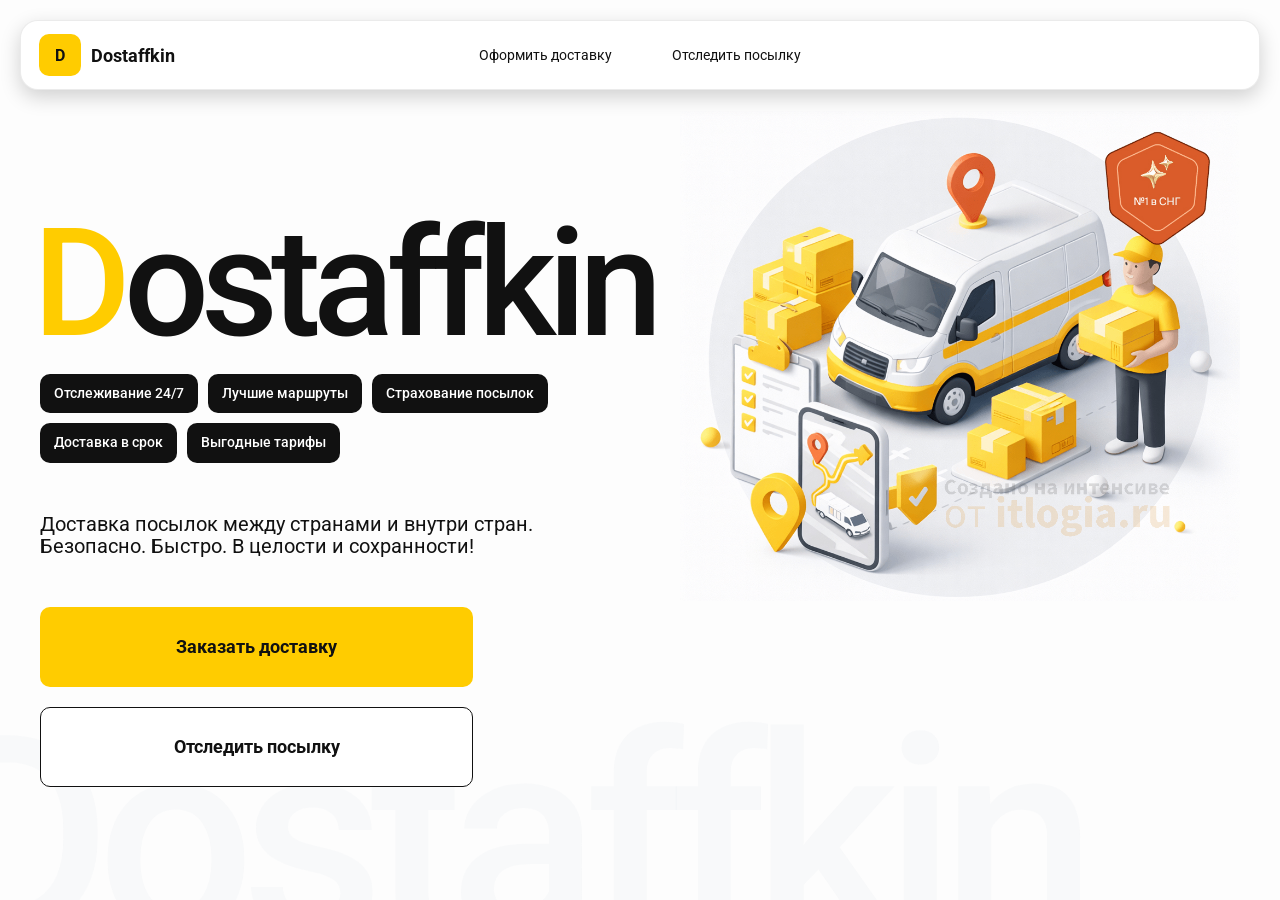
<file: index.html>
<!doctype html>
<html lang="ru">

<head>
    <meta charset="utf-8" />
    <meta name="viewport" content="width=device-width,initial-scale=1,maximum-scale=1,user-scalable=0" />
    <title>Dostaffkin — Доставка посылок между странами и внутри стран. Безопасно. Быстро. В целости и сохранности!
    </title>
    <link rel="stylesheet" href="styles/base.css" />
    <link rel="stylesheet" href="styles/base_adaptive.css" />
    <link rel="stylesheet" href="styles/index.css" />
    <link rel="stylesheet" href="styles/index_adaptive.css" />
</head>

<body>
    <div class="container">
        <header class="header">
            <a class="header-brand" href="#">
                <div class="header-logo">D</div>
                <div class="header-title">Dostaffkin</div>
            </a>
            <nav class="header-menu">
                <a class="header-link" href="./order.html">Оформить <span>доставку</span></a>
                <a class="header-link" href="./track.html">Отследить <span>посылку</span></a>
            </nav>
        </header>
        <main class="main">
            <section class="main-info">
                <div class="main-title">
                    <span>D</span>ostaffkin
                </div>
                <div class="main-features">
                    <div class="main-feature">Отслеживание 24/7</div>
                    <div class="main-feature">Лучшие маршруты</div>
                    <div class="main-feature">Страхование посылок</div>
                    <div class="main-feature">Доставка в срок</div>
                    <div class="main-feature">Выгодные тарифы</div>
                </div>
                <div class="main-description">
                    Доставка посылок между странами и внутри стран.
                    Безопасно. Быстро. В целости и сохранности!
                </div>
                <div class="main-actions">
                    <a class="button" type="button" href="./order.html">Заказать доставку</a>
                    <a class="button button-white" type="button" href="./track.html">Отследить посылку</a>
                </div>
            </section>
            <div class="main-title-ghost">Dostaffkin</div>
            <section class="main-image">
                <img src="images/main-image.jpg" alt="Main image" />
            </section>
        </main>

    </div>
</body>

</html>
</file>
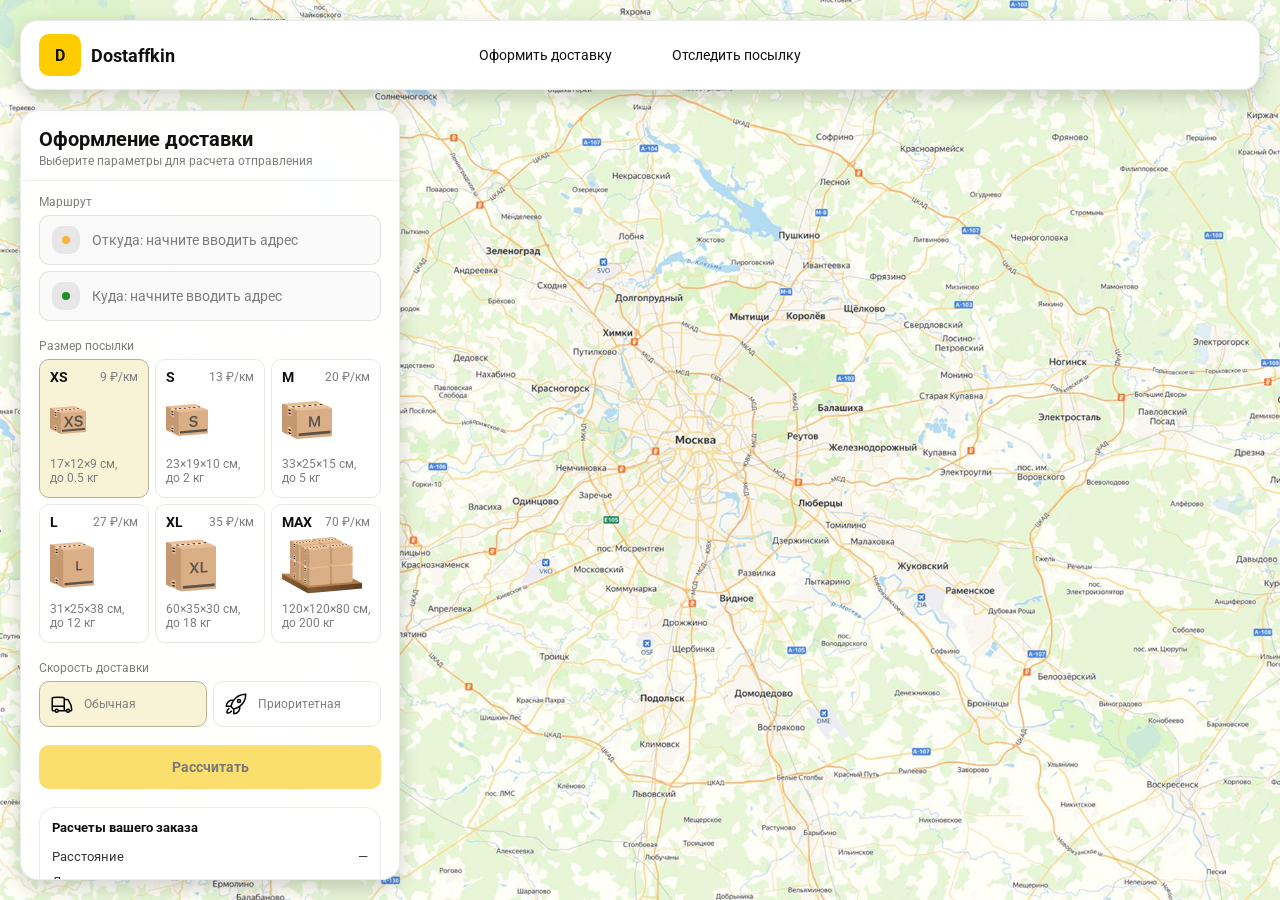
<file: order.html>
<!doctype html>
<html lang="ru">

<head>
    <meta charset="utf-8" />
    <meta name="viewport" content="width=device-width,initial-scale=1,maximum-scale=1,user-scalable=0" />
    <title>Оформление доставки</title>
    <link rel="stylesheet" href="styles/base.css" />
    <link rel="stylesheet" href="styles/base_adaptive.css" />
    <link rel="stylesheet" href="styles/order.css" />
    <link rel="stylesheet" href="styles/order_adaptive.css" />
</head>

<body>
    <div id="map"></div>

    <header class="header">
        <a class="header-brand" href="./index.html">
            <div class="header-logo">D</div>
            <div class="header-title">Dostaffkin</div>
        </a>
        <nav class="header-menu">
            <a class="header-link" href="#">Оформить <span>доставку</span></a>
            <a class="header-link" href="./track.html">Отследить <span>посылку</span></a>
        </nav>
    </header>

    <aside class="main" id="sidebar">
        <div class="main-header">
            <div class="main-title">Оформление доставки</div>
            <div class="main-text">Выберите параметры для расчета отправления</div>
        </div>
        <div class="main-content">
            <div class="main-route">
                <div class="main-block-title">Маршрут</div>
                <div class="main-fields">
                    <div class="main-field" id="fromField">
                        <div class="main-pin"></div>
                        <input id="from" placeholder="Откуда: начните вводить адрес" autocomplete="off" />
                        <div class="main-ac" id="fromAc" role="listbox" aria-label="Подсказки адресов"></div>
                    </div>
                    <div class="main-field" id="toField">
                        <div class="main-pin"></div>
                        <input id="to" placeholder="Куда: начните вводить адрес" autocomplete="off" />
                        <div class="main-ac" id="toAc" role="listbox" aria-label="Подсказки адресов"></div>
                    </div>
                </div>
            </div>
            <div class="main-package">
                <div class="main-block-title">Размер посылки</div>

                <div class="main-sizes">
                    <div class="main-size-card is-active" data-value="xs">
                        <div class="main-size-top">
                            <div class="main-size-label">XS</div>
                            <div class="main-size-rate">9 ₽/км</div>
                        </div>
                        <div class="main-size-media">
                            <img src="images/sizes/xs.png" alt="Короб XS" />
                        </div>
                        <div class="main-size-description">17×12×9 см,<br>до 0.5 кг</div>
                    </div>

                    <div class="main-size-card" data-value="s">
                        <div class="main-size-top">
                            <div class="main-size-label">S</div>
                            <div class="main-size-rate">13 ₽/км</div>
                        </div>
                        <div class="main-size-media">
                            <img src="images/sizes/s.png" alt="Короб S" />
                        </div>
                        <div class="main-size-description">23×19×10 см,<br>до 2 кг</div>
                    </div>

                    <div class="main-size-card" data-value="m">
                        <div class="main-size-top">
                            <div class="main-size-label">M</div>
                            <div class="main-size-rate">20 ₽/км</div>
                        </div>
                        <div class="main-size-media">
                            <img src="images/sizes/m.png" alt="Короб M" />
                        </div>
                        <div class="main-size-description">33×25×15 см,<br>до 5 кг</div>
                    </div>

                    <div class="main-size-card" data-value="l">
                        <div class="main-size-top">
                            <div class="main-size-label">L</div>
                            <div class="main-size-rate">27 ₽/км</div>
                        </div>
                        <div class="main-size-media">
                            <img src="images/sizes/l.png" alt="Короб L" />
                        </div>
                        <div class="main-size-description">31×25×38 см,<br>до 12 кг</div>
                    </div>

                    <div class="main-size-card" data-value="xl">
                        <div class="main-size-top">
                            <div class="main-size-label">XL</div>
                            <div class="main-size-rate">35 ₽/км</div>
                        </div>
                        <div class="main-size-media">
                            <img src="images/sizes/xl.png" alt="Короб XL" />
                        </div>
                        <div class="main-size-description">60×35×30 см,<br>до 18 кг</div>
                    </div>

                    <div class="main-size-card" data-value="max">
                        <div class="main-size-top">
                            <div class="main-size-label">MAX</div>
                            <div class="main-size-rate">70 ₽/км</div>
                        </div>
                        <div class="main-size-media main-size-media-palleta">
                            <img src="images/sizes/max.png" alt="Паллета" />
                        </div>
                        <div class="main-size-description">120×120×80 см,<br>до 200 кг</div>
                    </div>
                </div>
            </div>
            <div class="main-speed">
                <div class="main-block-title">Скорость доставки</div>

                <div class="main-speeds">
                    <div class="main-speed-card is-active" data-value="regular">
                        <img class="main-speed-media" src="images/icons/regular.svg" alt="Regular" />
                        <div class="main-speed-description">Обычная</div>
                    </div>
                    <div class="main-speed-card" data-value="fast">
                        <img class="main-speed-media" src="images/icons/fast.svg" alt="Fast" />
                        <div class="main-speed-description">Приоритетная</div>
                    </div>

                </div>
            </div>
            <div class="main-calculate-block">
                <button id="calc" class="button calculate-button" type="button" disabled>Рассчитать</button>
            </div>
            <div class="main-result" id="result">
                <div class="main-result-title">Расчеты вашего заказа</div>
                <div class="main-result-lines">
                    <div class="main-result-line"><span>Расстояние</span><span id="distanceValue">—</span></div>
                    <div class="main-result-line"><span>Доставим через</span><span id="durationValue">—</span></div>
                    <div class="main-result-line"><span>Тариф</span><span id="rateValue">—</span></div>
                </div>
                <div class="main-price">
                    <div class="main-price-label">Итого</div>
                    <div class="main-price-value" id="totalValue">—</div>
                </div>
            </div>
            <div class="main-order-box">
                <div class="main-order-form" id="orderForm">
                    <div class="main-order-title">Оформление доставки</div>
                    <div class="main-block-info-row">
                        <div class="main-block-title">Контакты</div>
                        <div class="order-fields">
                            <div class="main-field">
                                <input id="customerName" placeholder="Ваше имя" autocomplete="off" />
                            </div>
                            <div class="main-field">
                                <input id="customerPhone" placeholder="Ваш телефон" autocomplete="off"
                                    inputmode="tel" />
                            </div>
                        </div>
                    </div>
                    <div class="main-block-info-row extra-info">
                        <div class="main-block-title">Дополнительная информация</div>
                        <div class="main-field textarea">
                            <textarea id="comment" placeholder="Детали доставки и комментарии"></textarea>
                        </div>
                    </div>
                    <button id="submit" class="button main-submit-request" type="button" disabled>Отправить
                        заявку
                    </button>
                </div>

                <div class="main-order-success" id="orderSuccess">
                    <div class="main-success-icon">✓</div>
                    <div class="main-success-title">Заявка отправлена!</div>
                    <div class="main-success-title">Номер отправления – <span id="orderId"></span></div>
                    <div class="main-success-subtitle">Мы скоро свяжемся с вами</div>
                </div>
            </div>

        </div>
    </aside>

</body>

</html>
</file>
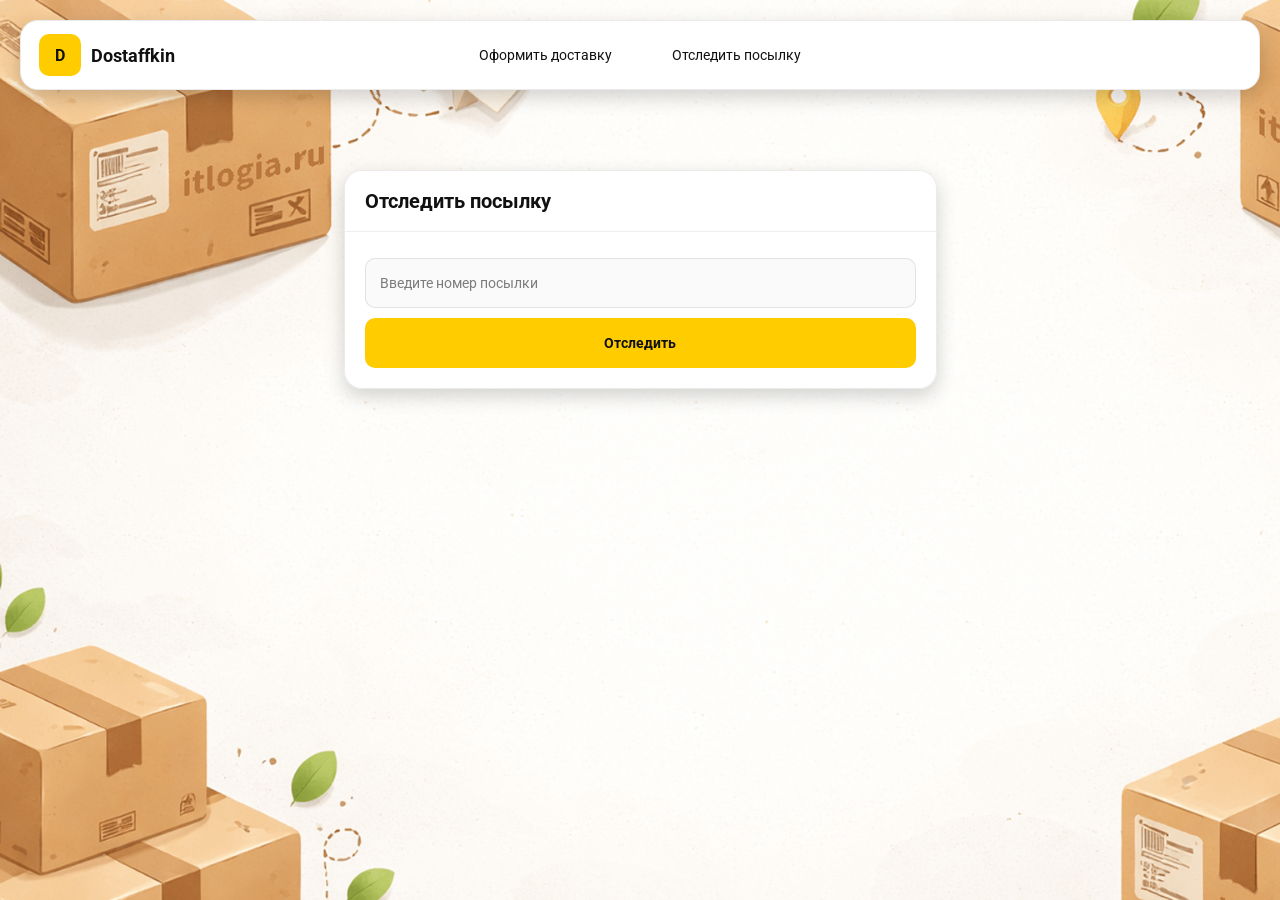
<file: track.html>
<!doctype html>
<html lang="ru">

<head>
    <meta charset="utf-8" />
    <meta name="viewport" content="width=device-width,initial-scale=1,maximum-scale=1,user-scalable=0" />
    <title>Отследить посылку</title>
    <link rel="stylesheet" href="styles/base.css" />
    <link rel="stylesheet" href="styles/base_adaptive.css" />

    <link rel="stylesheet" href="styles/track.css" />
    <link rel="stylesheet" href="styles/track_adaptive.css" />
</head>

<body>
    <div class="container">
        <header class="header">
            <a class="header-brand" href="./index.html">
                <div class="header-logo">D</div>
                <div class="header-title">Dostaffkin</div>
            </a>
            <nav class="header-menu">
                <a class="header-link" href="./order.html">Оформить <span>доставку</span></a>
                <a class="header-link" href="#">Отследить <span>посылку</span></a>
            </nav>
        </header>
        <main class="track-content">
            <section class="track-card track-search">
                <div class="track-title">Отследить посылку</div>
                <div class="track-action">
                    <div class="main-field track-field">
                        <input id="trackNumber" placeholder="Введите номер посылки" autocomplete="off" />
                    </div>
                    <button id="trackButton" class="button track-button" type="button">Отследить</button>
                </div>
            </section>
            <section class="track-card track-result" id="trackResult">
                <div class="track-result-header">
                    <div class="track-id" id="trackIdValue"></div>
                    <div class="track-routes">
                        <div class="track-route">
                            <div class="track-route-pin">
                                <svg xmlns="http://www.w3.org/2000/svg" fill="none" viewBox="0 0 24 24"
                                    stroke-width="1.5" stroke="orange" class="size-6">
                                    <path stroke-linecap="round" stroke-linejoin="round"
                                        d="M15 10.5a3 3 0 1 1-6 0 3 3 0 0 1 6 0Z" />
                                    <path stroke-linecap="round" stroke-linejoin="round"
                                        d="M19.5 10.5c0 7.142-7.5 11.25-7.5 11.25S4.5 17.642 4.5 10.5a7.5 7.5 0 1 1 15 0Z" />
                                </svg>
                            </div>
                            <div class="track-route-address" id="trackFromValue">
                                Откуда: Москва, улица Арбат, 1
                            </div>
                        </div>
                        <div class="track-route track-route-arrow">
                            <svg xmlns="http://www.w3.org/2000/svg" fill="none" viewBox="0 0 24 24" stroke-width="1.5"
                                stroke="currentColor" class="size-6">
                                <path stroke-linecap="round" stroke-linejoin="round"
                                    d="M19.5 13.5 12 21m0 0-7.5-7.5M12 21V3" />
                            </svg>
                        </div>
                        <div class="track-route">
                            <div class="track-route-pin">
                                <svg xmlns="http://www.w3.org/2000/svg" fill="none" viewBox="0 0 24 24"
                                    stroke-width="1.5" stroke="green" class="size-6">
                                    <path stroke-linecap="round" stroke-linejoin="round"
                                        d="M15 10.5a3 3 0 1 1-6 0 3 3 0 0 1 6 0Z" />
                                    <path stroke-linecap="round" stroke-linejoin="round"
                                        d="M19.5 10.5c0 7.142-7.5 11.25-7.5 11.25S4.5 17.642 4.5 10.5a7.5 7.5 0 1 1 15 0Z" />
                                </svg>
                            </div>
                            <div class="track-route-address" id="trackToValue">
                                Куда: Минск, проспект Независимости, 58
                            </div>
                        </div>
                    </div>
                </div>
                <div class="track-info">
                    <div class="track-status-title">Статус данной посылки:</div>
                    <div class="track-status-list" id="trackStatusList">


                        <div class="track-status created">
                            <img src="images/icons/created.svg" class="track-status-icon" alt="Created">
                            <div class="track-status-text">
                                <div class="track-status-text-state">Создан</div>
                                <div class="track-status-text-date">10.01.2026</div>
                            </div>
                        </div>

                        <div class="track-status in-way">
                            <img src="images/icons/in-way.svg" class="track-status-icon" alt="In way">
                            <div class="track-status-text">
                                <div class="track-status-text-state">В пути: Москва</div>
                                <div class="track-status-text-date">18.01.2026</div>
                            </div>
                        </div>

                        <div class="track-status ready">
                            <img src="images/icons/ready.svg" class="track-status-icon" alt="Ready">
                            <div class="track-status-text">
                                <div class="track-status-text-state">Готов к выдаче</div>
                                <div class="track-status-text-date">25.01.2026</div>
                            </div>
                        </div>

                        <div class="track-status done">
                            <img src="images/icons/done.svg" class="track-status-icon" alt="Done">
                            <div class="track-status-text">
                                <div class="track-status-text-state">Вручен</div>
                                <div class="track-status-text-date">27.01.2026</div>
                            </div>
                        </div>

                    </div>
                </div>
            </section>




        </main>
    </div>

</body>

</html>
</file>
<file: styles/base.css>
*,
*::before,
*::after {
    box-sizing: border-box;
}

@font-face {
    font-family: "Roboto";
    src: url("../fonts/Roboto-Regular.ttf");
    font-weight: normal;
}

@font-face {
    font-family: "Roboto";
    src: url("../fonts/Roboto-Bold.ttf");
    font-weight: bold;
}

@font-face {
    font-family: "Roboto";
    src: url("../fonts/Roboto-Medium.ttf");
    font-weight: 500;
}

html,
body {
    margin: 0;
    color: #111111;
    font-family: "Roboto", sans-serif;
}

body {
    background: #FDFDFD;
}

.header {
    border-radius: 18px;
    box-shadow: 0 7px 20px 0 #0000002E;
    backdrop-filter: blur(10px);
    background: #ffffff;
    left: 20px;
    border: 1px solid rgba(0, 0, 0, 0.08);
    position: fixed;
    right: 20px;
    top: 20px;
    padding: 14px 18px;
    height: 70px;
    display: flex;
    align-items: center;
    z-index: 6;
}

.header-brand {
    display: flex;
    align-items: center;
    text-decoration: none;
    gap: 10px;
}

.header-logo {
    width: 42px;
    height: 42px;
    border-radius: 10px;
    background: #FFCC00;
    display: grid;
    place-items: center;
    font-weight: bold;
    color: #111;
}

.header-title {
    font-size: 18px;
    font-weight: bold;
    color: #111111;
    text-decoration: none;
}

.header-menu {
    display: flex;
    align-items: center;
    gap: 60px;
    margin: 0;
    position: absolute;
    left: 50%;
    transform: translateX(-50%);
}

.header-link {
    font-size: 14px;
    color: #111111;
    text-decoration: none;
}

.button {
    border: 0;
    outline: none;
    height: 44px;
    border-radius: 10px;
    font-size: 14px;
    font-weight: bold;
    cursor: pointer;
    font-family: inherit;
    transition: transform .08s ease, opacity .12s ease;
    background: #ffcc00;
    color: #111111;
    text-align: center;
    text-decoration: none;
}

.button:hover {
    background-color: #E5BC19;
}

.button:disabled {
    cursor: not-allowed;
    background-color: #FADE6E;
    color: #787878;
    transform: none;
}

.button.button-white {
    background: #ffffff;
    border: 1px solid #111111;
}

.button.button-white:hover {
    background: rgb(241 241 241);
}

.main-field {
    display: flex;
    align-items: center;
    margin-top: 6px;
    gap: 10px;
    border: 1px solid #1111111A;
    background: #FAFAFA;
    border-radius: 10px;
    padding: 10px 12px;
    position: relative;
    box-sizing: border-box;
    height: 50px;
}

.main-field.textarea {
    height: auto;
}

.main-pin {
    width: 28px;
    height: 28px;
    border-radius: 10px;
    background: rgba(17, 17, 17, 0.08);
    display: grid;
    place-items: center;
    flex: 0 0 auto;
    position: relative;
}

.main-pin::before {
    content: "";
    width: 8px;
    height: 8px;
    border-radius: 999px;
    background: orange;
    opacity: .75;
    display: block;
}

.main-field:last-child .main-pin::before {
    background: green;
    opacity: .85;
}

input, textarea {
    width: 100%;
    border: 0;
    outline: none;
    background: transparent;
    font-size: 14px;
    color: #111111;
    font-family: inherit;
}

textarea {
    resize: vertical;
    min-height: 72px;
    padding: 2px 0;
}

input::placeholder, textarea::placeholder {
    color: #7C7C7C;
}

.main-field:focus-within {
    border-color: rgba(0, 0, 0, 0.20);
    box-shadow: 0 0 0 4px rgba(255, 204, 0, 0.35);
    background: rgba(255, 255, 255, 0.75);
}
</file>
<file: styles/base_adaptive.css>
@media (max-width: 767px) {
    .header {
        left: 10px;
        right: 10px;
        top: 10px;
    }

    .header-link span {
        display: none;
    }

    .header-menu {
        gap: 20px;
        justify-content: flex-start;
        margin: 0 0 0 30px;
        position: static;
        transform: none;
    }
}

@media (max-width: 420px) {
    .header-title {
        display: none;
    }
}

@media (max-width: 374px) {
    .header-menu {
        gap: 10px;
        margin: 0 0 0 10px;
    }
}
</file>
<file: styles/index.css>
.container {
    overflow: hidden;
    min-height: 100vh;
}

.main {
    padding: 111px 40px 40px;
    position: relative;
    display: flex;
}

.main-info {
    max-width: 840px;
    width: 100%;
    position: relative;
}

.main-title {
    margin-top: 98px;
    font-weight: 500;
    font-size: 200px;
    line-height: 1;
    letter-spacing: -0.05em;
    color: #111111;
    left: -15px;
    position: relative;
}

.main-title span {
    color: #ffcc00;
}

.main-features {
    margin-top: 15px;
    display: flex;
    flex-wrap: wrap;
    gap: 10px;
}

.main-feature {
    background: #111111;
    color: #ffffff;
    padding: 12px 14px;
    font-weight: 500;
    font-size: 14px;
    line-height: 1.1;
    border-radius: 10px;
}

.main-description {
    margin-top: 50px;
    max-width: 500px;
    font-size: 20px;
    line-height: 1.1;
    color: #111111;
}

.main-actions {
    margin-top: 50px;
    display: flex;
    flex-direction: column;
    gap: 20px;
}

.main-actions .button {
    height: 80px;
    width: 433px;
    font-size: 18px;
    font-weight: bold;
    place-items: center;
    display: grid;
}

.main-title-ghost {
    position: absolute;
    z-index: -1;
    left: -70px;
    bottom: -150px;
    font-weight: 500;
    font-size: 278px;
    line-height: 1;
    letter-spacing: -0.05em;
    color: #ECEDF04D;
}

.main-image {
    width: 1024px;
    top: 100px;
    z-index: -2;
}

.main-image img {
    width: 100%;
    max-width: 1024px;
    height: auto;
    display: block;
}
</file>
<file: styles/index_adaptive.css>
@media (max-width: 1760px) {
    .main-title {
        font-size: 150px;
        left: -7px;
    }

    .main-info {
        max-width: 640px;
    }
}

@media (max-width: 1200px) {
    .main-info {
        max-width: 540px;
    }

    .main {
        padding: 111px 20px 20px;
    }

    .main-title {
        font-size: 120px;
        left: -4px;
    }

    .main-title-ghost {
        font-size: 220px;
    }
}

@media (max-width: 1024px) {
    .main-title {
        margin-top: 30px;
    }

    .main {
        flex-direction: column-reverse;
    }

    .main-image {
        max-width: 350px;
        position: absolute;
        left: 370px;
        top: 370px;
    }

    .main-info {
        max-width: 100%;
    }

    .main-actions {
        gap: 10px;
    }

    .main-actions .button {
        height: 50px;
        font-size: 14px;
        width: auto;
        max-width: 300px;
    }

    .main-description {
        max-width: 350px;
    }
}

@media (max-width: 570px) {
    .main-title {
        font-size: 88px;
    }

    .main-description {
        max-width: 100%
    }

    .main-actions {
        width: 100%;
    }

    .main-actions .button {
        width: 100%;
        max-width: 100%
    }

    .main-image {
        max-width: 650px;
        position: absolute;
        left: 170px;
        top: 70px;
        opacity: 0.2;
    }
}

@media (max-width: 400px) {
    .main-title {
        font-size: 70px;
    }
}
</file>
<file: styles/order.css>
#map {
    background-image: url("../images/order-bg.jpg");
    background-size: cover;
    position: fixed;
    inset: 0;
}

.main {
    border-radius: 18px;
    box-shadow: 0 7px 20px 0 #0000002E;
    backdrop-filter: blur(10px);
    background: rgba(255, 255, 255, 0.96);
    left: 20px;
    border: 1px solid rgba(0, 0, 0, 0.08);
    position: fixed;
    top: 110px;
    bottom: 20px;
    width: 380px;
    display: flex;
    flex-direction: column;
    overflow: hidden;
    z-index: 5;
}

.main-header {
    padding: 18px 18px 12px 18px;
    border-bottom: 1px solid rgba(0, 0, 0, 0.06);
    display: flex;
    flex-direction: column;
}

.main-title {
    font-size: 20px;
    line-height: 100%;
    font-weight: bold;
}

.main-text {
    font-size: 12px;
    margin-top: 5px;
    color: #7C7C7C;
}

.main-content {
    padding: 14px 18px 18px 18px;
    overflow: auto;
    scrollbar-width: none;
    display: flex;
    flex-direction: column;
    gap: 18px;
    flex: 1;
}

.main-block-title {
    font-size: 12px;
    color: #7C7C7C;
}

.main-route .main-block-title,
.main-package .main-block-title {
    margin-bottom: 6px;
}

.main-sizes {
    display: grid;
    gap: 6px;
    grid-template-columns: repeat(3, 1fr);
}

.main-size-card {
    border: 1px solid #E8E8E7;
    background: #FFFFFF;
    border-radius: 10px;
    padding: 10px;
    cursor: pointer;
    user-select: none;
    transition: transform .08s ease, border-color .12s ease, background .12s ease;
    min-height: 139px;
}

.main-size-card:hover {
    transform: translateY(-1px);
}

.main-size-card.is-active {
    background-color: #F8F2D6;
    border-color: #B7B196;
}

.main-size-top {
    display: flex;
    align-items: center;
    justify-content: space-between;
}

.main-size-label {
    font-weight: bold;
    font-size: 14px;
    color: #111111;
    line-height: 100%;
}

.main-size-rate {
    font-size: 12px;
    color: #7C7C7C;
    line-height: 100%;
}

.main-size-media {
    margin-top: 8px;
    height: 57px;
}

.main-size-description {
    margin-top: 8px;
    font-size: 12px;
    color: #7C7C7C;
    line-height: 1.2;
}

.calculate-button {
    width: 100%;
}

.main-result {
    border: 1px solid rgba(0, 0, 0, 0.08);
    background: rgba(255, 255, 255, 0.75);
    border-radius: 16px;
    padding: 12px;
    line-height: 1.25;
}

.main-result-title {
    font-weight: bold;
    font-size: 13px;
    color: #111111;
    margin-bottom: 13px;
}

.main-result-lines {
    gap: 8px;
    display: flex;
    flex-direction: column;
}

.main-result-line {
    font-size: 13px;
    color: rgba(17, 17, 17, 0.85);
    display: flex;
    justify-content: space-between;
}

.main-price {
    margin-top: 18px;
    padding-top: 10px;
    border-top: 1px dashed rgba(0, 0, 0, 0.12);
    display: flex;
    align-items: baseline;
    justify-content: space-between;
}

.main-price-label {
    font-size: 12px;
    color: rgba(17, 17, 17, 0.55);
}

.main-price-value {
    font-size: 20px;
    font-weight: bold;
    color: #111111;
    letter-spacing: -0.3px;
}

.main-order-box {
    background: #ffffff;
    border: 1px solid #E8E8E7;
    border-radius: 10px;
    padding: 12px;
}

.main-order-title {
    margin-bottom: 8px;
    font-weight: bold;
    font-size: 14px;
    color: #111111;
}

.main-block-info {
    display: flex;
    flex-direction: column;
    gap: 6px;
}

.order-fields {
    display: grid;
    grid-template-columns: 1fr 1fr;
    column-gap: 10px;
    margin-top: 6px;
}

.main-block-info-row.extra-info {
    display: block;
    margin-top: 13px;
}

.main-submit-request {
    width: 100%;
    margin-top: 6px;
}

.main-order-success {
    display: none;
    text-align: center;
    padding: 22px 12px;
    gap: 12px;
}

.main-order-success.is-visible {
    display: flex;
    flex-direction: column;
    align-items: center;
}

.main-success-icon {
    width: 56px;
    height: 56px;
    border-radius: 50%;
    background: #16a34a;
    color: #ffffff;
    display: grid;
    place-items: center;
    font-size: 30px;
}

.main-success-title {
    font-size: 14px;
    font-weight: bold;
    color: #111111;
}

.main-success-subtitle {
    font-size: 12px;
    color: rgba(17, 17, 17, 0.55);
    line-height: 1.3;
}

.main-speed .main-block-title {
    margin-bottom: 6px;
}

.main-speeds {
    display: grid;
    gap: 6px;
    grid-template-columns: repeat(2, 1fr);
}

.main-speed-card {
    border: 1px solid #E8E8E7;
    background: #FFFFFF;
    border-radius: 10px;
    padding: 10px;
    cursor: pointer;
    user-select: none;
    transition: transform .08s ease, border-color .12s ease, background .12s ease;
    display: flex;
    align-items: center;
    gap: 10px;
}

.main-speed-card:hover {
    transform: translateY(-1px);
}

.main-speed-card.is-active {
    background-color: #F8F2D6;
    border-color: #B7B196;
}

.main-speed-description {
    font-size: 12px;
    color: #7C7C7C;
    line-height: 1.2;
}
</file>
<file: styles/order_adaptive.css>
@media (max-width: 767px) {
    .main {
        left: 10px;
        right: 10px;
        top: 50%;
        bottom: 12px;
        width: auto;
        max-width: none;
    }
}

@media (max-width: 420px) {
    .main-sizes {
        grid-template-columns: repeat(2, 1fr);
    }
}
</file>
<file: styles/track.css>
.container {
    background: #F4F4F4 url("../images/track-bg.png");
    background-size: cover;
    min-height: 100vh;
    padding: 170px 0 50px 0;
}

.track-content {
    width: 593px;
    margin: 0 auto;
}

.track-card {
    width: 100%;
    border-radius: 18px;
    box-shadow: 0 7px 20px 0 #0000002E;
    backdrop-filter: blur(10px);
    background: rgba(255, 255, 255, 0.96);
    border: 1px solid rgba(0, 0, 0, 0.08);
}

.track-title {
    font-size: 20px;
    line-height: 100%;
    font-weight: bold;
    border-bottom: 1px solid #EEEEEE;
    padding: 20px;
}

.track-action {
    padding: 20px;
}

.track-button {
    width: 100%;
    height: 50px;
}

.track-field {
    margin-bottom: 10px;
}

.track-result {
    margin-top: 5px;
    display: none;
}

.track-result.is-visible {
    display: block;
}

.track-result-header {
    font-weight: bold;
    font-size: 14px;
    color: #111111;
    padding: 20px;
    border-bottom: 1px solid #EEEEEE;
}

.track-id {
    margin-bottom: 12px;
    font-size: 20px;
}

.track-routes {
    display: flex;
    flex-direction: column;
    gap: 10px;
    font-weight: normal;
}

.track-route {
    display: flex;
    align-items: center;
    gap: 10px;
}

.track-route-pin {
    width: 24px;
    height: 24px;
    flex-shrink: 0;
}

.track-route-arrow {
    padding: 15px 0;
    width: 24px;
    height: 24px;
}

.track-info {
    padding: 20px;
}

.track-status {
    display: flex;
    align-items: center;
    font-size: 12px;
    gap: 10px;
}

.track-status-title {
    font-size: 14px;
    color: #111111;
    margin-bottom: 20px;
}

.track-status-list {
    display: flex;
    flex-direction: column;
    gap: 15px;
}

.track-status-icon {
    width: 40px;
    height: 40px;
    border-radius: 50%;
    background: rgba(17, 17, 17, 0.08);
    display: grid;
    place-items: center;
    flex: 0 0 auto;
}

.track-status.created .track-status-icon {
    background-color: #F1CB00;
}

.track-status.in-way .track-status-icon {
    background-color: #F08A11;
}

.track-status.ready .track-status-icon {
    background-color: #A35D0A;
}

.track-status.done .track-status-icon {
    background-color: #37C93B;
}

.track-status-text {
    display: flex;
    align-items: center;
    justify-content: space-between;
    color: #111111;
    font-size: 12px;
    flex: 1;
}

.track-status-date {
    color: rgba(17, 17, 17, 0.55);
}
</file>
<file: styles/track_adaptive.css>
@media (max-width: 767px) {
    .container {
        padding: 130px 0 50px 0;
    }

    .track-content {
        width: 100%;
        padding-left: 10px;
        padding-right: 10px;
    }

    .track-result-header {
        padding: 20px;
    }
}
</file>
